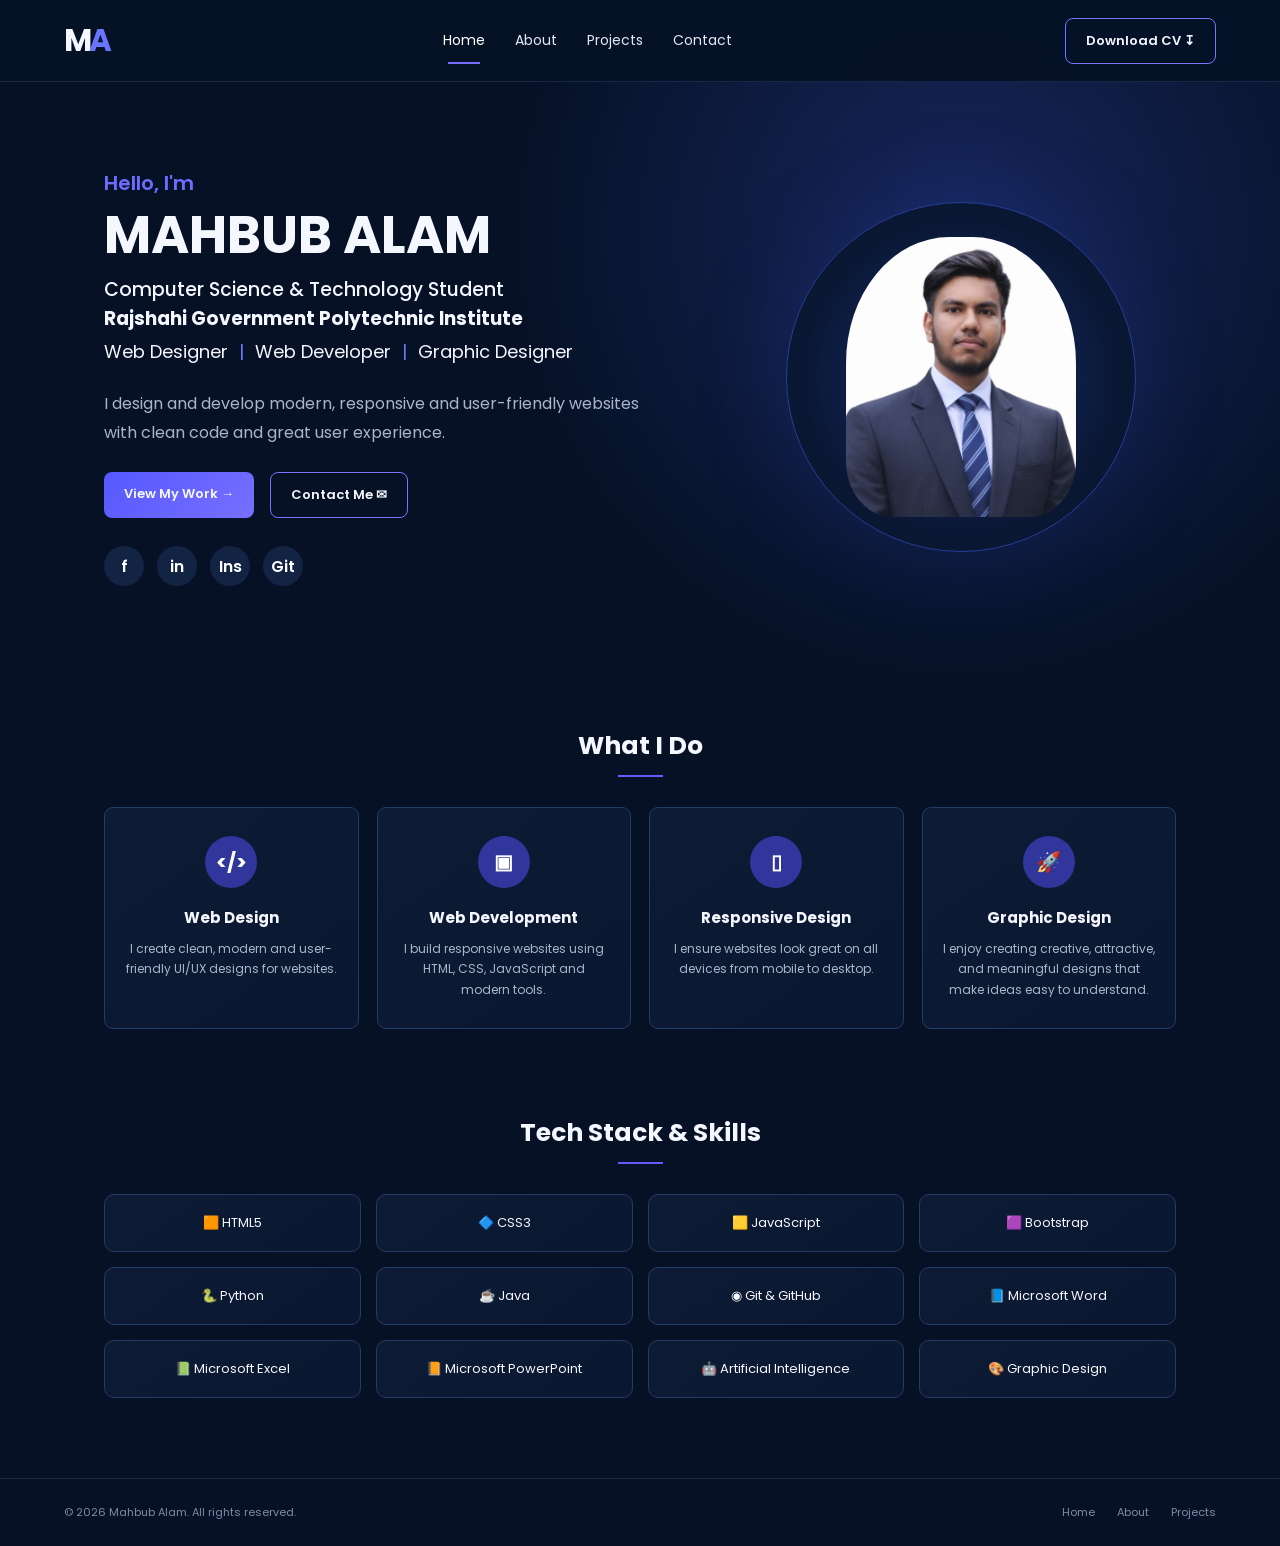
<file: index.html>
<!DOCTYPE html>
<html lang="en">
<head>
  <meta charset="UTF-8">
  <meta name="viewport" content="width=device-width, initial-scale=1.0">
  <title>Mahbub Alam | Portfolio</title>
  <link rel="stylesheet" href="style.css">
</head>
<body>
<header class="header">
  <a class="logo" href="index.html">M<span>A</span></a>
  <button class="menu-btn" id="menuBtn">☰</button>
  <nav id="nav">
    <a class="active" href="index.html">Home</a>
    <a href="about.html">About</a>
    <a href="projects.html">Projects</a>
    <a href="contact.html">Contact</a>
  </nav>
  <a class="cv-btn" href="#">Download CV ↧</a>
</header>

<main>
<section class="hero">
  <div class="hero-text">
    <p class="hello">Hello, I'm</p>
    <h1>MAHBUB ALAM</h1>
    <h2>Computer Science & Technology Student</h2>
    <h3>Rajshahi Government Polytechnic Institute</h3>
    <p class="role">Web Designer <span>|</span> Web Developer <span>|</span> Graphic Designer</p>
    <p class="description">I design and develop modern, responsive and user-friendly websites with clean code and great user experience.</p>
    <div class="buttons">
      <a class="btn primary" href="projects.html">View My Work →</a>
      <a class="btn" href="contact.html">Contact Me ✉</a>
    </div>
    <div class="socials">
      <a href="https://www.facebook.com/share/1EfZUL4zzH/">f</a><a href="https://www.linkedin.com/in/mahbub-alam-04a0b4387/">in</a><a href="https://www.instagram.com/mdmahbubalam.799?stkn=MTZxbGs1ZmZvcXh4Nw==">Ins</a><a href="https://github.com/mdmahbubalamsahed-stack">Git</a>
    </div>
  </div>
  <div class="hero-photo">
    <div class="photo-ring">
<img src="mahbub.jpg" alt="Mahbub Alam" class="profile-img">
  </div>
</section>

<section class="section">
  <div class="section-title"><h2>What I Do</h2><span></span></div>
  <div class="service-grid">
    <article class="card service"><div class="icon">&lt;/&gt;</div><h3>Web Design</h3><p>I create clean, modern and user-friendly UI/UX designs for websites.</p></article>
    <article class="card service"><div class="icon">▣</div><h3>Web Development</h3><p>I build responsive websites using HTML, CSS, JavaScript and modern tools.</p></article>
    <article class="card service"><div class="icon">▯</div><h3>Responsive Design</h3><p>I ensure websites look great on all devices from mobile to desktop.</p></article>
    <article class="card service"><div class="icon">🚀</div><h3>Graphic Design</h3><p>I enjoy creating creative, attractive, and meaningful designs that make ideas easy to understand.</p></article>
  </div>
</section>

<section class="section tech-section">
  <div class="section-title">
    <h2>Tech Stack & Skills</h2>
    <span></span>
  </div>

  <div class="tech-grid">

    <div>🟧 HTML5</div>
    <div>🔷 CSS3</div>
    <div>🟨 JavaScript</div>
    <div>🟪 Bootstrap</div>

    <div>🐍 Python</div>
    <div>☕ Java</div>
    <div>◉ Git & GitHub</div>

    <div>📘 Microsoft Word</div>
    <div>📗 Microsoft Excel</div>
    <div>📙 Microsoft PowerPoint</div>

    <div>🤖 Artificial Intelligence</div>
    <div>🎨 Graphic Design</div>

  </div>
</section>
</main>

<footer id="contact">
  <p>© <span id="year"></span> Mahbub Alam. All rights reserved.</p>
  <div><a href="index.html">Home</a><a href="about.html">About</a><a href="projects.html">Projects</a></div>
</footer>
<script src="script.js"></script>
</body>
</html>
</file>
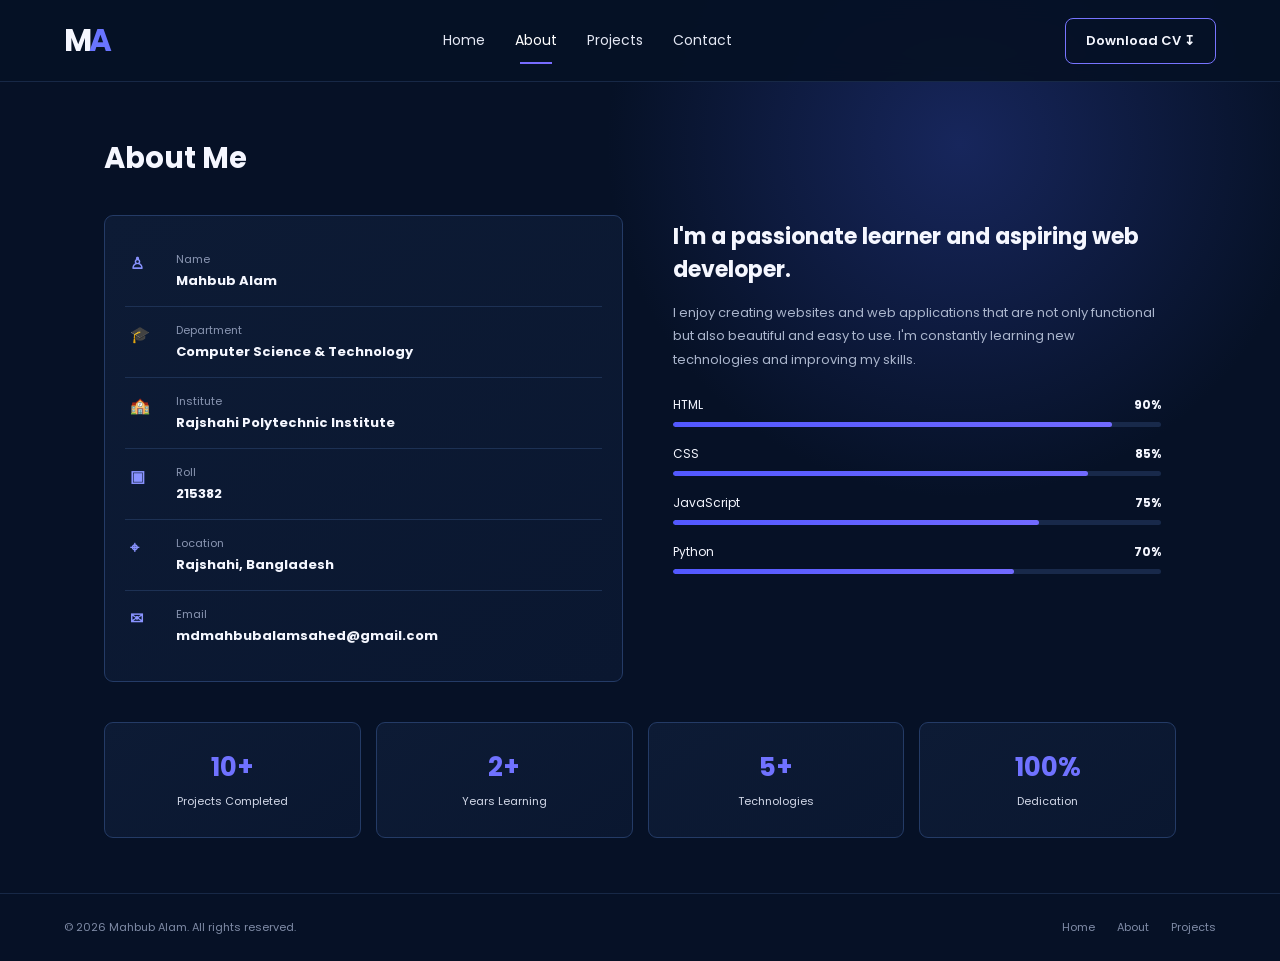
<file: about.html>
<!DOCTYPE html>
<html lang="en">
<head>
  <meta charset="UTF-8">
  <meta name="viewport" content="width=device-width, initial-scale=1.0">
  <title>About | Mahbub Alam</title>
  <link rel="stylesheet" href="style.css">
</head>
<body>
<header class="header">
  <a class="logo" href="index.html">M<span>A</span></a>
  <button class="menu-btn" id="menuBtn">☰</button>
  <nav id="nav">
    <a href="index.html">Home</a><a class="active" href="about.html">About</a>
    <a href="projects.html">Projects</a><a href="index.html#contact">Contact</a>
  </nav>
  <a class="cv-btn" href="#">Download CV ↧</a>
</header>

<main class="page">
<section class="page-heading"><h1>About Me</h1><span></span></section>

<section class="about-grid">
  <div class="card info-card">
    <div class="info-row"><b>♙</b><div><small>Name</small><strong>Mahbub Alam</strong></div></div>
    <div class="info-row"><b>🎓</b><div><small>Department</small><strong>Computer Science & Technology</strong></div></div>
    <div class="info-row"><b>🏫</b><div><small>Institute</small><strong>Rajshahi Polytechnic Institute</strong></div></div>
    <div class="info-row"><b>▣</b><div><small>Roll</small><strong>215382</strong></div></div>
    <div class="info-row"><b>⌖</b><div><small>Location</small><strong>Rajshahi, Bangladesh</strong></div></div>
    <div class="info-row"><b>✉</b><div><small>Email</small><strong>mdmahbubalamsahed@gmail.com</strong></div></div>
  </div>

  <div class="about-text">
    <h2>I'm a passionate learner and aspiring web developer.</h2>
    <p>I enjoy creating websites and web applications that are not only functional but also beautiful and easy to use. I'm constantly learning new technologies and improving my skills.</p>
    <div class="skill"><label>HTML <b>90%</b></label><div><i style="width:90%"></i></div></div>
    <div class="skill"><label>CSS <b>85%</b></label><div><i style="width:85%"></i></div></div>
    <div class="skill"><label>JavaScript <b>75%</b></label><div><i style="width:75%"></i></div></div>
    <div class="skill"><label>Python <b>70%</b></label><div><i style="width:70%"></i></div></div>
  </div>
</section>

<section class="stats">
  <div class="card stat"><strong>10+</strong><span>Projects Completed</span></div>
  <div class="card stat"><strong>2+</strong><span>Years Learning</span></div>
  <div class="card stat"><strong>5+</strong><span>Technologies</span></div>
  <div class="card stat"><strong>100%</strong><span>Dedication</span></div>
</section>
</main>

<footer><p>© <span id="year"></span> Mahbub Alam. All rights reserved.</p><div><a href="index.html">Home</a><a href="about.html">About</a><a href="projects.html">Projects</a></div></footer>
<script src="script.js"></script>
</body>
</html>
</file>
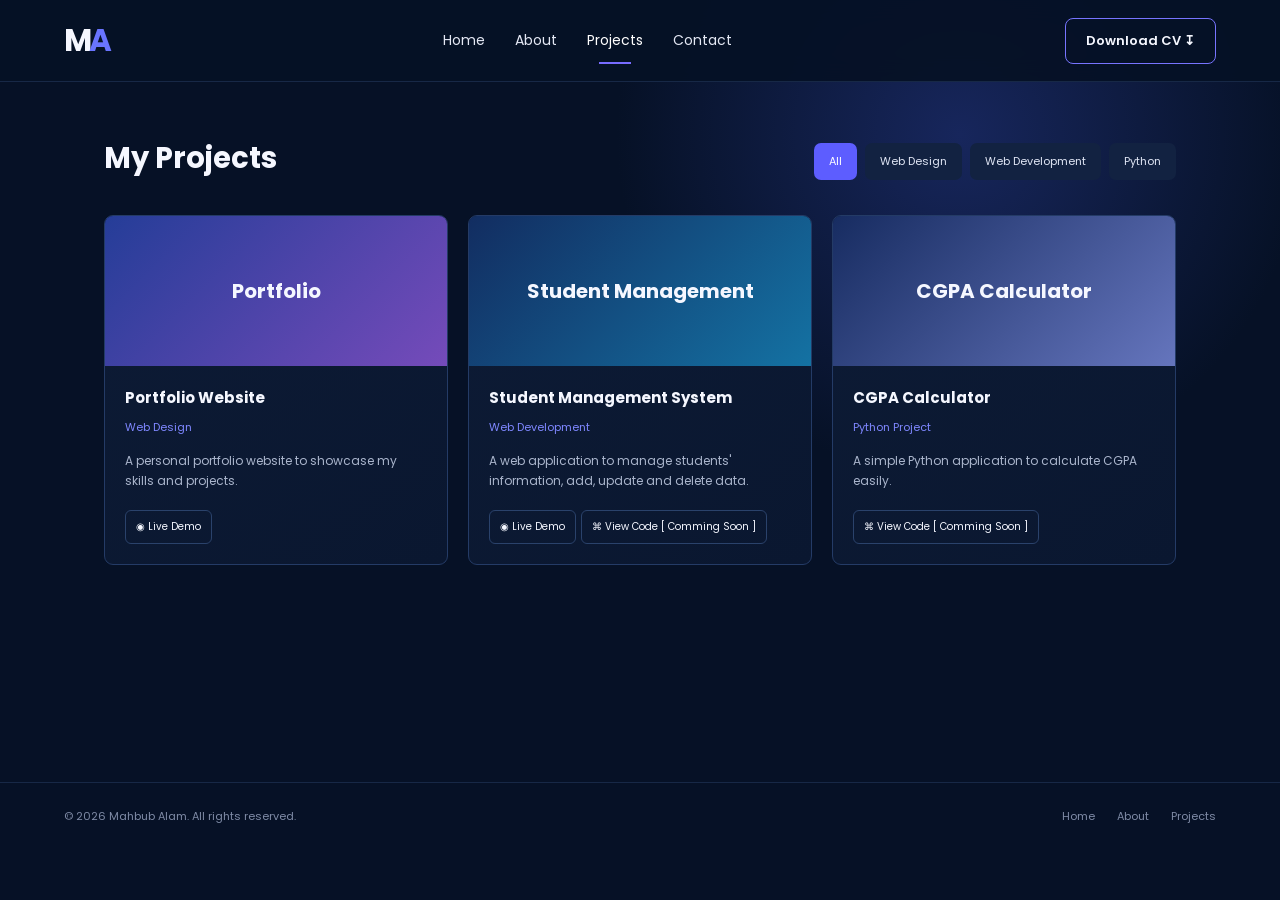
<file: projects.html>
<!DOCTYPE html>
<html lang="en">
<head>
  <meta charset="UTF-8">
  <meta name="viewport" content="width=device-width, initial-scale=1.0">
  <title>Projects | Mahbub Alam</title>
  <link rel="stylesheet" href="style.css">
</head>
<body>
<header class="header">
  <a class="logo" href="index.html">M<span>A</span></a>
  <button class="menu-btn" id="menuBtn">☰</button>
  <nav id="nav">
    <a href="index.html">Home</a><a href="about.html">About</a>
    <a class="active" href="projects.html">Projects</a><a href="index.html#contact">Contact</a>
  </nav>
  <a class="cv-btn" href="#">Download CV ↧</a>
</header>

<main class="page">
<section class="projects-heading">
  <div class="page-heading"><h1>My Projects</h1><span></span></div>
  <div class="filters">
    <button class="filter active" data-filter="all">All</button>
    <button class="filter" data-filter="web-design">Web Design</button>
    <button class="filter" data-filter="web-development">Web Development</button>
    <button class="filter" data-filter="python">Python</button>
  </div>
</section>

<section class="project-grid">
  <article class="card project" data-category="web-design">
    <div class="project-image gradient-one">Portfolio</div>
    <div class="project-body"><h3>Portfolio Website</h3><small>Web Design</small><p>A personal portfolio website to showcase my skills and projects.</p><div><a class="mini-btn" href="https://mdmahbubalamsahed-stack.github.io/my-portfolio/">◉ Live Demo</a></div></div>
  </article>
  <article class="card project" data-category="web-development">
    <div class="project-image gradient-two">Student Management</div>
    <div class="project-body"><h3>Student Management System</h3><small>Web Development</small><p>A web application to manage students' information, add, update and delete data.</p><div><a class="mini-btn" href="#">◉ Live Demo</a><a class="mini-btn" href="#">⌘ View Code [ Comming Soon ]</a></div></div>
  </article>
  <article class="card project" data-category="python">
    <div class="project-image gradient-three">CGPA Calculator</div>
    <div class="project-body"><h3>CGPA Calculator</h3><small>Python Project</small><p>A simple Python application to calculate CGPA easily.</p><div><a class="mini-btn" href="#">⌘ View Code [ Comming Soon ]</a></div></div>
  </article>
</section>
</main>

<footer><p>© <span id="year"></span> Mahbub Alam. All rights reserved.</p><div><a href="index.html">Home</a><a href="about.html">About</a><a href="projects.html">Projects</a></div></footer>
<script src="script.js"></script>
</body>
</html>
</file>
<file: style.css>
@import url('https://fonts.googleapis.com/css2?family=Poppins:wght@400;500;600;700&display=swap');

*{margin:0;padding:0;box-sizing:border-box}
:root{--bg:#061126;--card:#0d1b35;--border:#243b66;--text:#f5f7ff;--muted:#aab5cc;--accent:#625cff;--accent2:#786cff}
html{scroll-behavior:smooth}
body{font-family:Poppins,Arial,sans-serif;background:radial-gradient(circle at 75% 15%,#17265c 0,transparent 28%),var(--bg);color:var(--text);min-height:100vh}
a{text-decoration:none;color:inherit}
.header{height:82px;display:flex;align-items:center;gap:35px;padding:0 5%;border-bottom:1px solid #172846;position:sticky;top:0;background:rgba(6,17,38,.94);backdrop-filter:blur(12px);z-index:20}
.logo{font-size:31px;font-weight:700;letter-spacing:-3px}.logo span{color:#6974ff}
nav{display:flex;gap:30px;margin:auto}
nav a{font-size:14px;color:#e4e8f4;position:relative;padding:30px 0}
nav a.active,nav a:hover{color:white}nav a.active:after{content:"";height:2px;width:32px;background:var(--accent2);position:absolute;bottom:17px;left:50%;transform:translateX(-50%)}
.cv-btn,.btn{border:1px solid #7774ff;border-radius:8px;padding:12px 20px;font-size:13px;font-weight:600}.cv-btn:hover,.btn:hover{background:#202d66}
.menu-btn{display:none;background:none;color:white;border:0;font-size:25px}
.hero{max-width:1200px;margin:auto;min-height:590px;padding:80px 5%;display:flex;align-items:center;justify-content:space-between}
.hero-text{max-width:620px}.hello{color:#6e6bff;font-size:20px;font-weight:600;margin-bottom:8px}.hero h1{font-size:52px;line-height:1.1;margin-bottom:12px}.hero h2{font-size:19px;font-weight:500}.role{font-size:18px;margin-top:5px}.role span{color:#7078ff;margin:0 6px}.description{color:var(--muted);line-height:1.8;margin:25px 0;max-width:570px}
.buttons{display:flex;gap:16px}.btn{display:inline-block}.btn.primary{background:linear-gradient(135deg,#5658ff,#7770ff);border:0}
.socials{display:flex;gap:13px;margin-top:28px}.socials a{width:40px;height:40px;border-radius:50%;display:grid;place-items:center;background:#122344;color:white;font-weight:600}
.hero-photo{width:430px;height:430px;display:grid;place-items:center}.photo-ring{width:350px;height:350px;border-radius:50%;border:1px solid #263d9b;background:radial-gradient(circle,#172d75,#0a1733 65%);display:grid;place-items:center;box-shadow:0 0 90px #243b9a44}.photo-placeholder{width:230px;height:280px;border-radius:45% 45% 20% 20%;background:linear-gradient(160deg,#334c8b,#111d3d);display:grid;place-items:center;font-size:60px;font-weight:700;color:#9ca7ff}
.section,.page{max-width:1200px;margin:auto;padding:55px 5%}.section-title{display:flex;flex-direction:column;align-items:center;margin-bottom:30px}.section-title h2{font-size:25px}.section-title span,.page-heading span{height:2px;width:45px;background:var(--accent);margin-top:10px}
.service-grid{display:grid;grid-template-columns:repeat(4,1fr);gap:18px}.card{background:linear-gradient(145deg,#0d1b35,#0a1730);border:1px solid var(--border);border-radius:9px}.service{padding:28px 20px;text-align:center;min-height:185px}.icon{width:52px;height:52px;border-radius:50%;display:grid;place-items:center;margin:0 auto 18px;background:#30369b;color:white;font-weight:700;font-size:20px}.service h3{font-size:15px;margin-bottom:10px}.service p,.project p{font-size:12px;color:var(--muted);line-height:1.7}
.tech-section{
  padding-top:30px;
  padding-bottom:80px;
}

.tech-grid{
  display:grid;
  grid-template-columns:repeat(4,1fr);
  gap:15px;
}

.tech-grid div{
  padding:18px 12px;
  text-align:center;
  background:linear-gradient(145deg,#0d1b35,#0a1730);
  border:1px solid #243b66;
  border-radius:10px;
  font-size:13px;
  color:#f5f7ff;
  transition:0.3s ease;
}

.tech-grid div:hover{
  transform:translateY(-5px);
  border-color:#706dff;
  background:#122448;
  box-shadow:0 8px 25px rgba(80,90,255,0.15);
}
.page{min-height:700px}.page-heading{margin-bottom:35px}.page-heading h1{font-size:29px}.about-grid{display:grid;grid-template-columns:1fr 1fr;gap:35px}.info-card{padding:20px}.info-row{display:flex;gap:16px;padding:15px 5px;border-bottom:1px solid #1d3154}.info-row:last-child{border:0}.info-row>b{width:30px;color:#8993ff}.info-row small{display:block;color:#8995b1;font-size:11px}.info-row strong{display:block;font-size:13px;margin-top:3px}.about-text{padding:5px 15px}.about-text h2{font-size:22px;margin-bottom:15px}.about-text>p{color:var(--muted);font-size:13px;line-height:1.8;margin-bottom:25px}.skill{margin:18px 0}.skill label{font-size:12px;display:flex;justify-content:space-between}.skill>div{height:5px;background:#18294a;border-radius:10px;margin-top:8px;overflow:hidden}.skill i{display:block;height:100%;background:linear-gradient(90deg,#5258ff,#716aff);border-radius:10px}
.stats{display:grid;grid-template-columns:repeat(4,1fr);gap:15px;margin-top:40px}.stat{text-align:center;padding:25px}.stat strong{display:block;color:#7072ff;font-size:26px}.stat span{font-size:11px;color:#d2d8e8}
.projects-heading{display:flex;align-items:end;justify-content:space-between;margin-bottom:35px}.projects-heading .page-heading{margin:0}.filters{display:flex;gap:8px;flex-wrap:wrap}.filter{border:0;background:#122241;color:#dfe5f4;padding:10px 15px;border-radius:7px;font-family:inherit;font-size:11px;cursor:pointer}.filter.active,.filter:hover{background:#5d5dff;color:white}
.project-grid{display:grid;grid-template-columns:repeat(3,1fr);gap:20px}.project{overflow:hidden}.project-image{height:150px;display:grid;place-items:center;font-size:20px;font-weight:700}.gradient-one{background:linear-gradient(135deg,#253d98,#754bba)}.gradient-two{background:linear-gradient(135deg,#122d61,#1472a3)}.gradient-three{background:linear-gradient(135deg,#172c61,#6575bd)}.project-body{padding:20px}.project h3{font-size:15px;margin-bottom:4px}.project small{color:#7f87ff;font-size:11px}.project p{margin:13px 0 18px}.mini-btn{display:inline-block;border:1px solid #2a426b;padding:8px 10px;border-radius:6px;font-size:10px;margin-right:5px}.mini-btn:hover{border-color:#7774ff;background:#18275b}
footer{border-top:1px solid #172846;padding:25px 5%;display:flex;justify-content:space-between;color:#7f8ba6;font-size:11px}footer div{display:flex;gap:22px}footer a:hover{color:white}

@media(max-width:800px){
 .header{height:70px;padding:0 6%;gap:15px}.menu-btn{display:block;margin-left:auto}nav{display:none;position:absolute;top:70px;left:0;right:0;background:#07142c;padding:15px 7%;flex-direction:column;gap:0;border-bottom:1px solid #20365e}nav.show{display:flex}nav a{padding:12px 0}nav a.active:after{display:none}.cv-btn{display:none}
 .hero{padding-top:55px;flex-direction:column;text-align:center;gap:45px}.hero h1{font-size:40px}.hero-text{max-width:100%}.description{margin-left:auto;margin-right:auto}.buttons,.socials{justify-content:center}.hero-photo{width:300px;height:300px}.photo-ring{width:260px;height:260px}.photo-placeholder{width:175px;height:210px}
.service-grid,.stats{
  grid-template-columns:repeat(2,1fr);
}

.tech-grid{
  grid-template-columns:repeat(2,1fr);
}
 .about-grid{grid-template-columns:1fr}.projects-heading{align-items:start;flex-direction:column;gap:25px}.project-grid{grid-template-columns:1fr}
}
@media(max-width:480px){.hero h1{font-size:34px}.service-grid,.stats,.tech-grid{grid-template-columns:1fr 1fr}.tech-grid div{font-size:11px}.buttons{flex-direction:column}.hero-photo{width:250px;height:250px}.photo-ring{width:230px;height:230px}.photo-placeholder{width:155px;height:190px}footer{flex-direction:column;gap:15px}}


/* Contact Page */
.contact-grid{
  display:grid;
  grid-template-columns:1fr 1fr;
  gap:35px;
  align-items:start;
}

.contact-info h2{
  font-size:25px;
  margin-bottom:14px;
}

.contact-info > p{
  color:var(--muted);
  font-size:13px;
  line-height:1.8;
  max-width:520px;
  margin-bottom:25px;
}

.contact-card{
  padding:10px 22px;
}

.contact-item{
  display:flex;
  align-items:center;
  gap:15px;
  padding:18px 0;
  border-bottom:1px solid #1d3154;
}

.contact-item:last-child{
  border-bottom:0;
}

.contact-icon{
  width:43px;
  height:43px;
  border-radius:50%;
  display:grid;
  place-items:center;
  background:#30369b;
  color:white;
}

.contact-item small{
  display:block;
  color:#8995b1;
  font-size:11px;
  margin-bottom:4px;
}

.contact-item strong{
  display:block;
  font-size:13px;
  word-break:break-word;
}

.social-contact{
  display:flex;
  gap:10px;
  margin-top:20px;
  flex-wrap:wrap;
}

.social-contact a{
  border:1px solid #2a426b;
  padding:9px 14px;
  border-radius:6px;
  font-size:11px;
}

.social-contact a:hover{
  background:#18275b;
  border-color:#7774ff;
}

.contact-form-card{
  padding:28px;
}

.contact-form-card label{
  display:block;
  font-size:12px;
  margin:0 0 7px;
  color:#dfe5f4;
}

.contact-form-card input,
.contact-form-card textarea{
  width:100%;
  border:1px solid #263d66;
  background:#09172f;
  color:white;
  border-radius:7px;
  padding:12px;
  margin-bottom:18px;
  font-family:inherit;
  font-size:12px;
  outline:none;
}

.contact-form-card input:focus,
.contact-form-card textarea:focus{
  border-color:#706dff;
}

.contact-form-card textarea{
  resize:vertical;
}

.send-btn{
  cursor:pointer;
  font-family:inherit;
}

@media(max-width:800px){
  .contact-grid{
    grid-template-columns:1fr;
  }
}
.profile-img {
    width: 230px;
    height: 280px;
    object-fit: cover;
    border-radius: 45% 45% 20% 20%;
    display: block;
}
</file>
